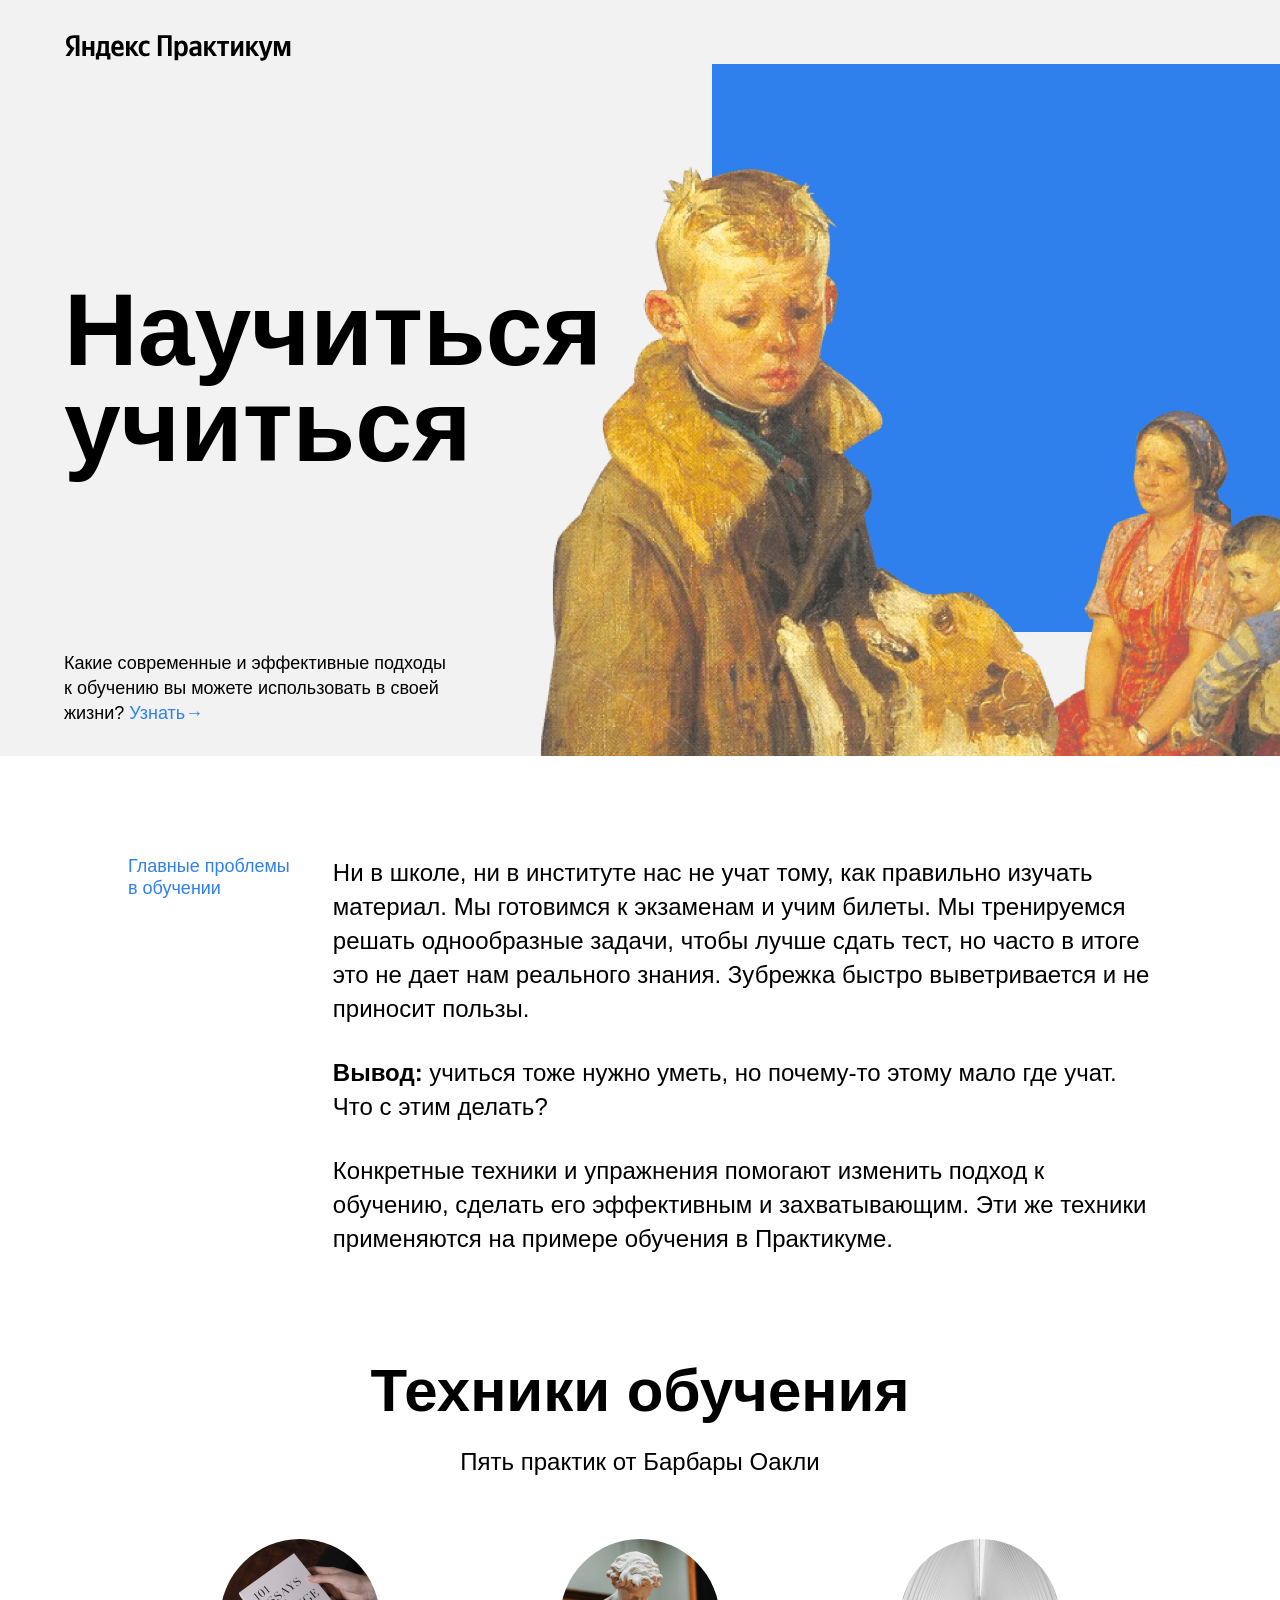
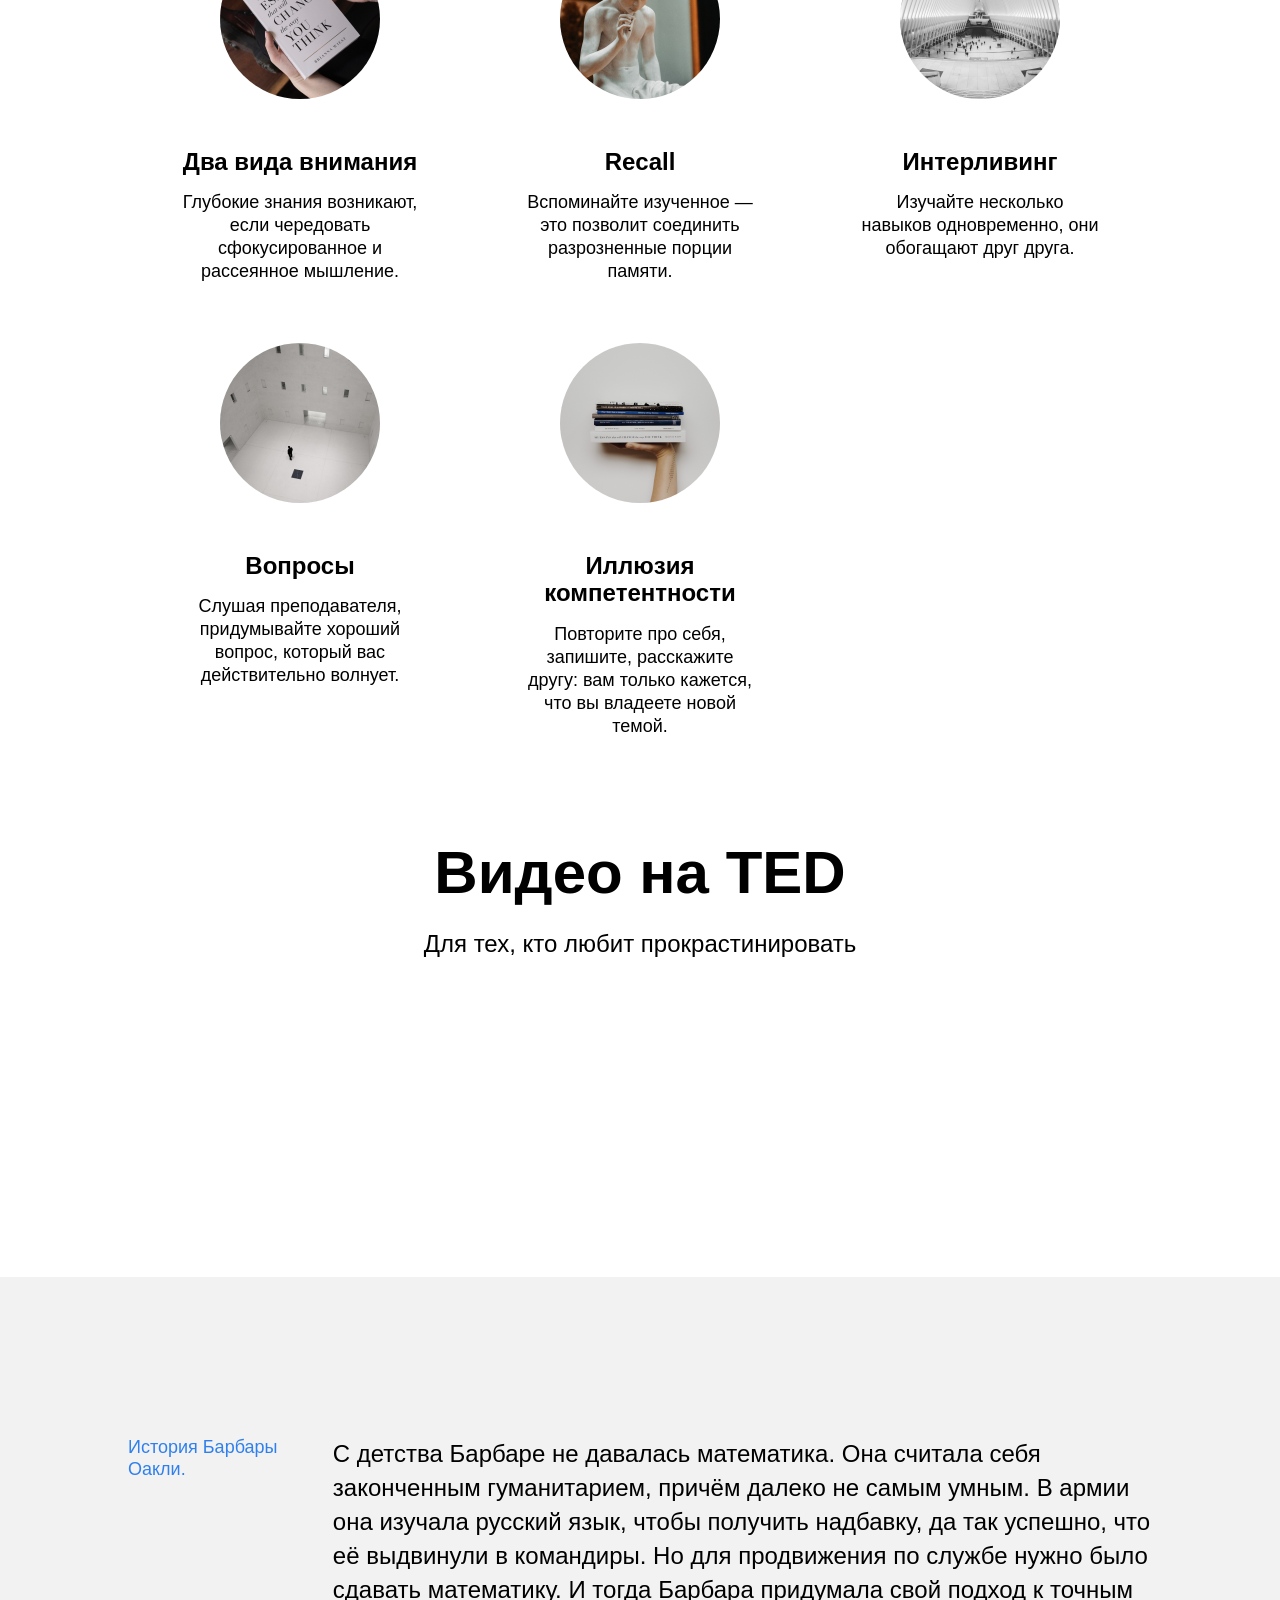
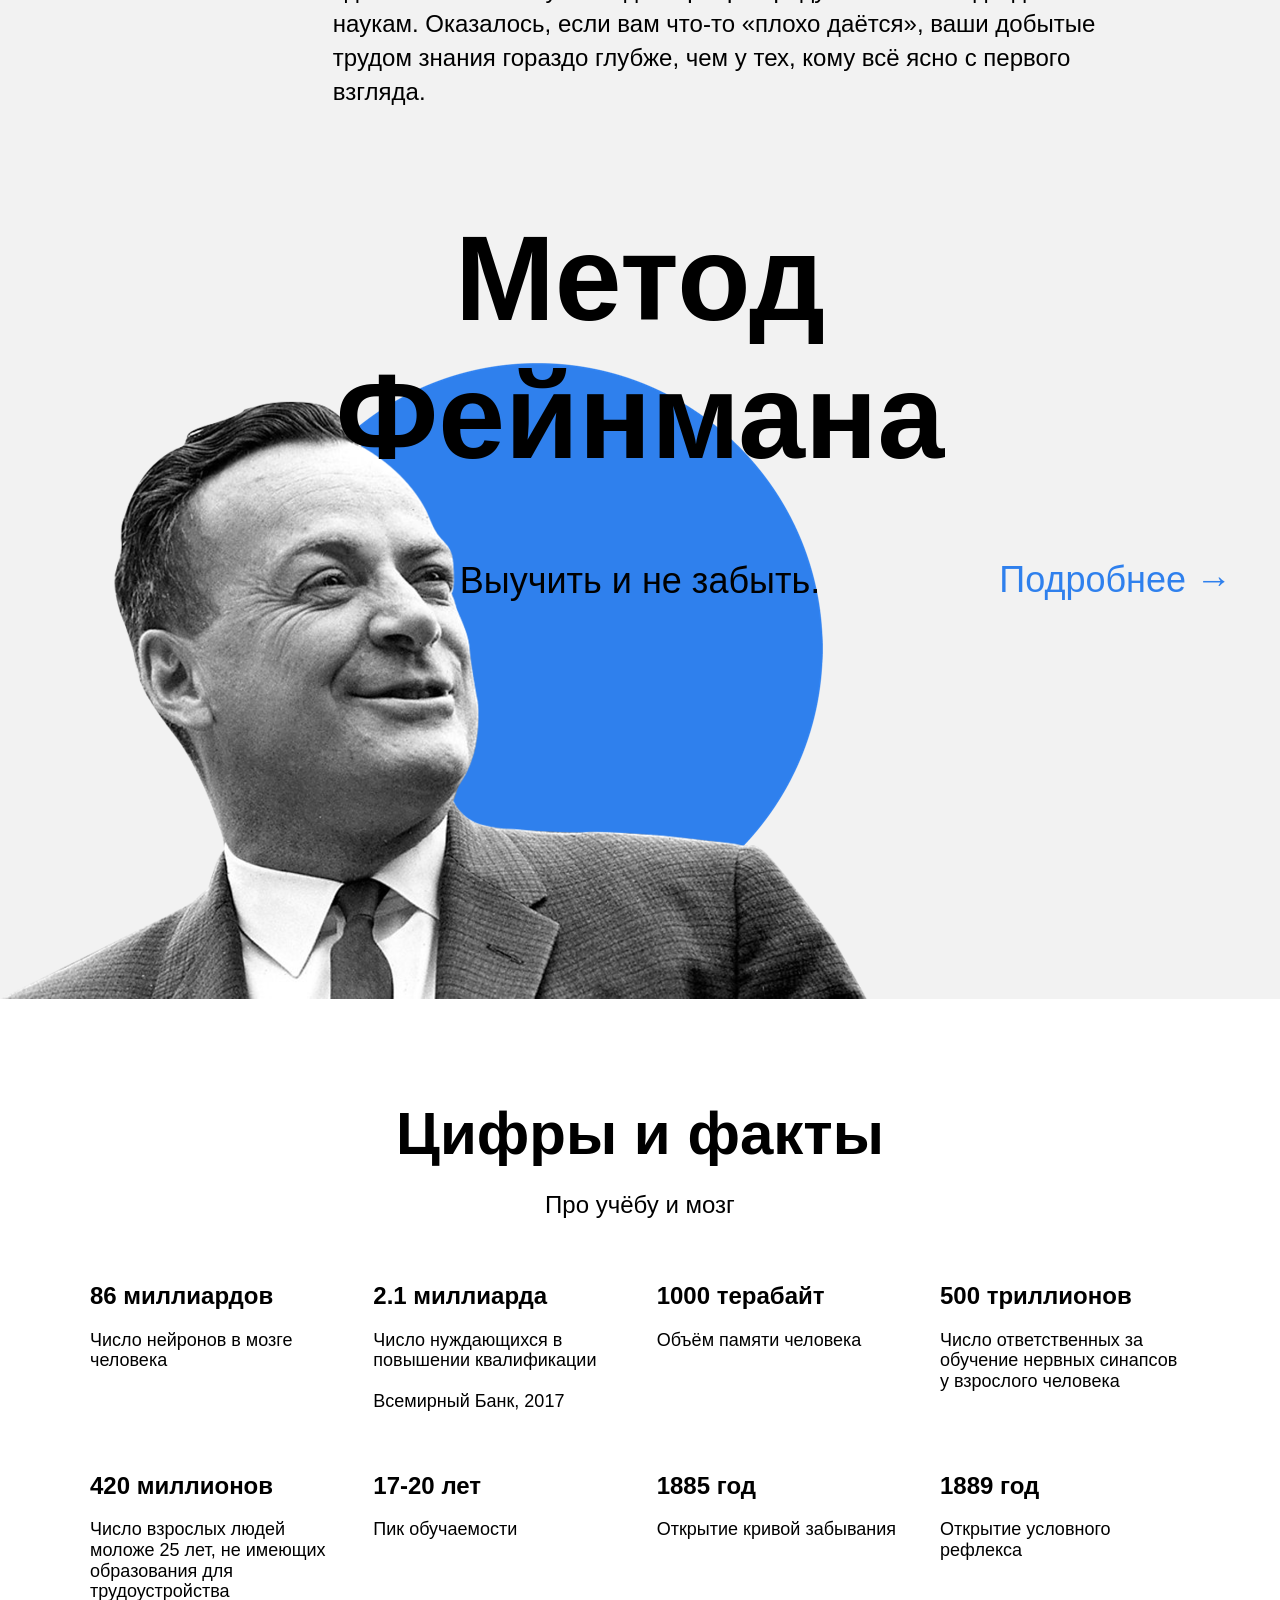
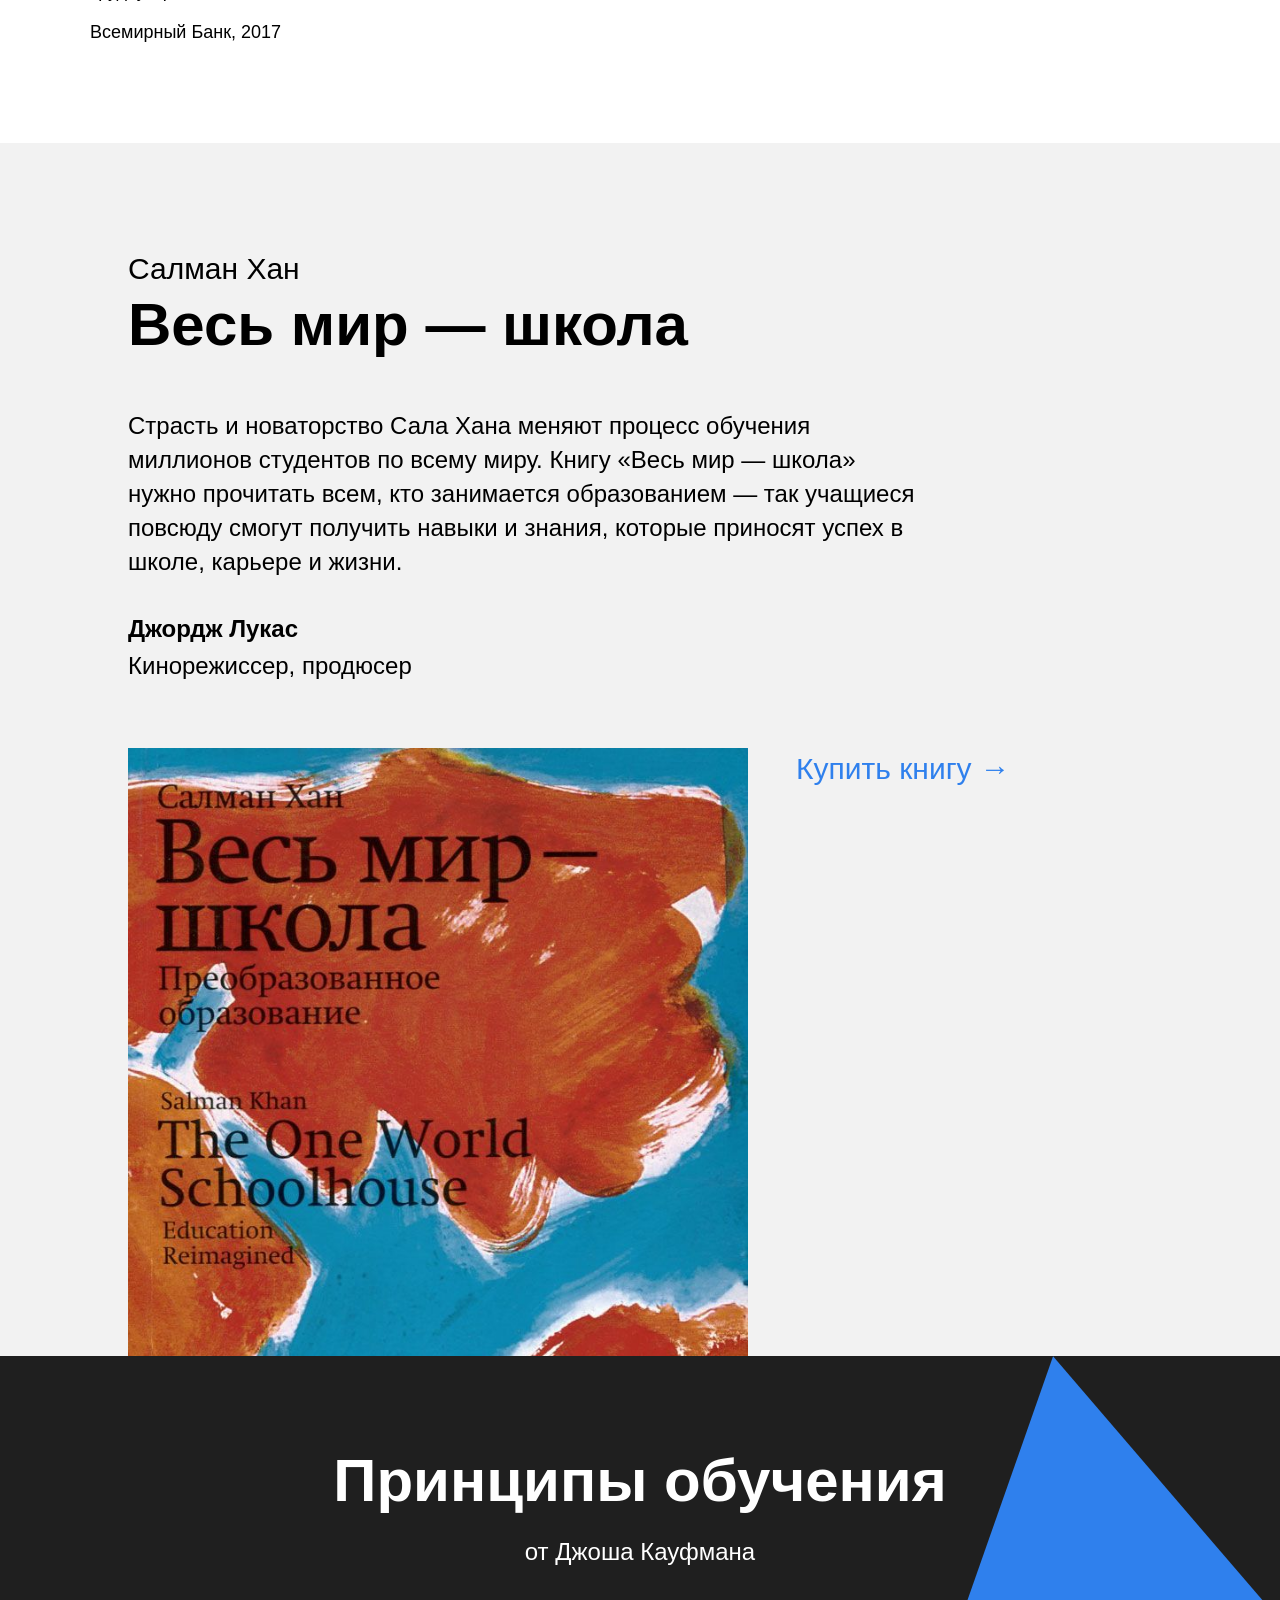
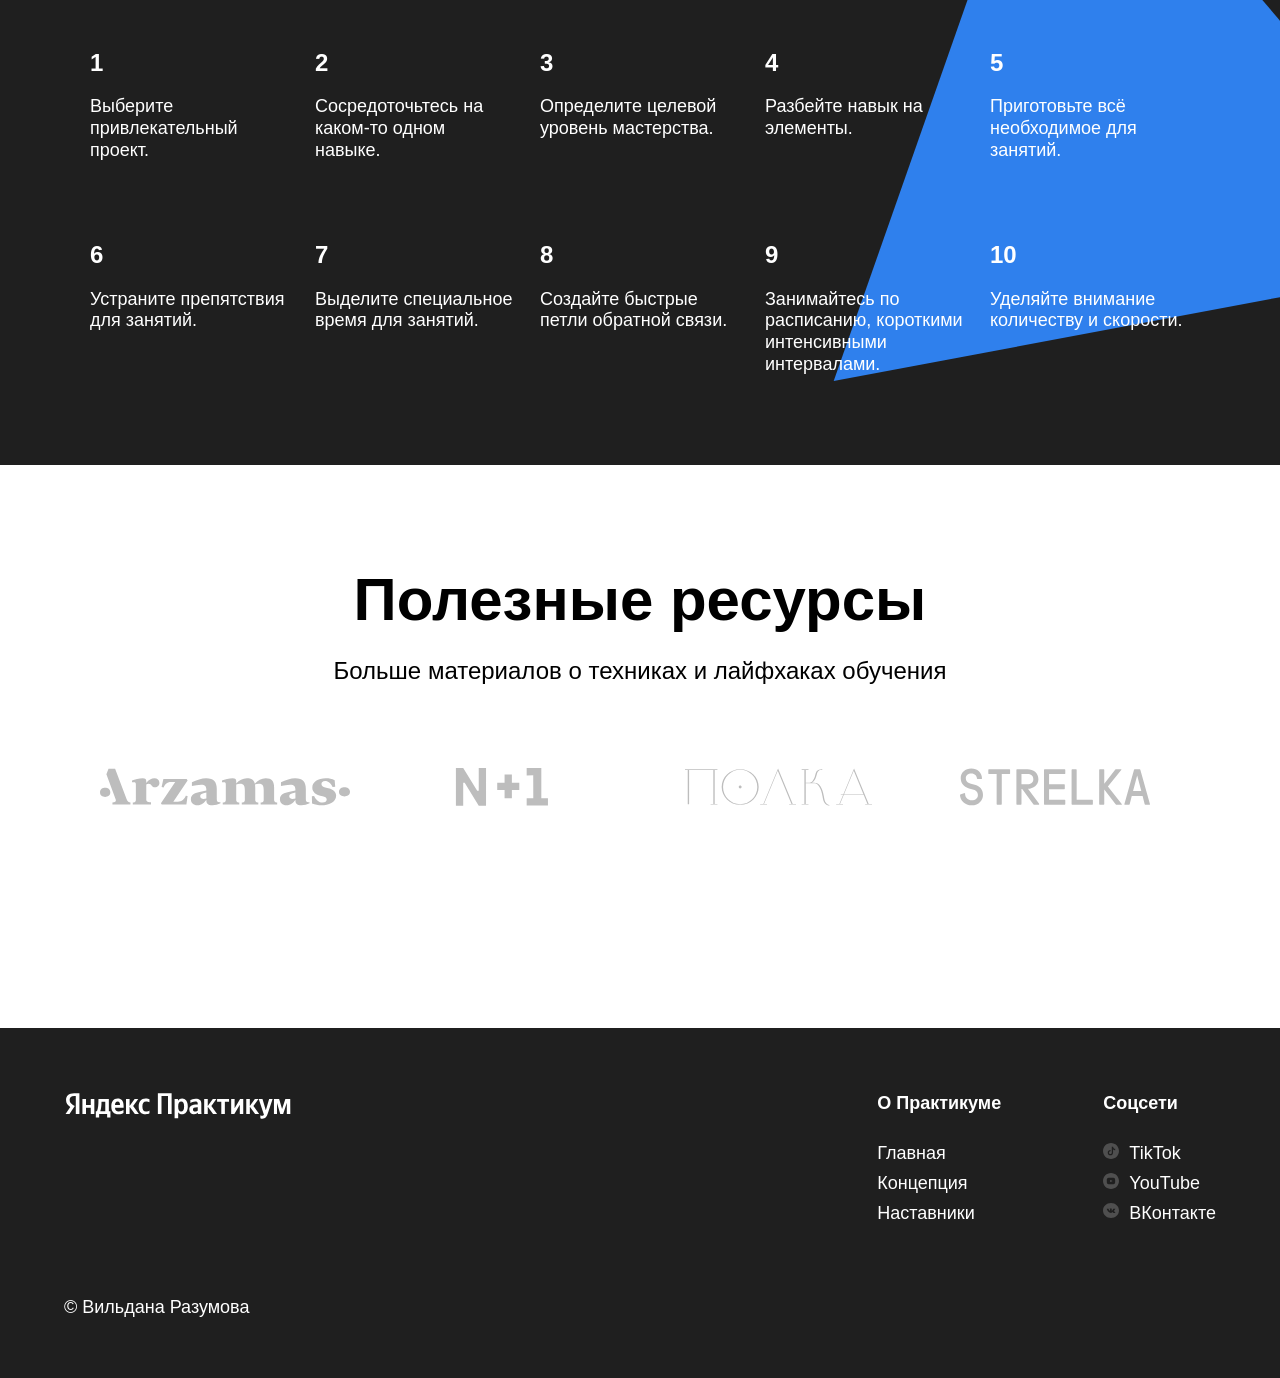
<file: index.html>
<!DOCTYPE html>
<html lang="ru">
<head>
  <meta charset="UTF-8">
  <meta name="viewport" content="width=device-width, initial-scale=1.0">
  <link rel="stylesheet" href="pages/index.css">
  <title>Научиться учиться</title>
</head>
<body>
  <div class="page">
    <header class="header">
      <img class="logo logo_place_header" src="./images/logo/logo_place_header.svg" alt="Яндекс Практикум">
      <h1 class="header__title"> Научиться учиться</h1>
      <p class="header__subtitle">Какие современные и эффективные подходы к обучению вы можете использовать в своей жизни?
      <a class="header__link" href="#">Узнать&rarr;</a></p>
      <img class="header__main-illustration" src="./images/header/header-image.png" alt="Иллюстрация мальчика, собаки, женщины">
      <div class="header__square-pic rotation"></div>
    </header>
    <main class="content">
      <section class="description">
        <article class="two-columns">
          <h2 class="two-columns__brief">Главные проблемы в обучении</h2>
          <div class="two-columns__main-text">
            <p class="two-columns__paragraph">Ни в школе, ни в институте нас не учат тому, как правильно изучать материал.
            Мы готовимся к экзаменам и учим билеты. Мы тренируемся решать однообразные задачи, чтобы лучше сдать тест,
            но часто в итоге это не дает нам реального знания. Зубрежка быстро выветривается и не приносит пользы.
            </p>
            <p class="two-columns__paragraph"><span class="two-columns__span-accent">Вывод:</span> учиться тоже нужно уметь, но
              почему-то этому мало где учат. Что с этим делать?
            </p>
            <p class="two-columns__paragraph">Конкретные техники и упражнения помогают изменить подход к обучению,
              сделать его эффективным и захватывающим. Эти же техники применяются на примере обучения в Практикуме.
            </p>
          </div>
        </article>
      </section>
      <section class="techniques">
        <h2 class="section-title">Техники обучения</h2>
        <p class="section-subtitle">Пять практик от Барбары Оакли</p>
        <ul class="cards">
          <li class="cards__item">
            <img class="cards__image" src="./images/techniques/cards-attention.png" alt="Книга">
            <h3 class="cards__title">Два вида внимания</h3>
            <p class="cards__description">Глубокие знания возникают, если чередовать сфокусированное и рассеянное мышление.</p>
          </li>
          <li class="cards__item">
            <img class="cards__image" src="./images/techniques/cards-recall.png" alt="Ангел">
            <h3 class="cards__title">Recall</h3>
            <p class="cards__description">Вспоминайте изученное — это позволит соединить разрозненные порции памяти.</p>
          </li>
          <li class="cards__item">
            <img class="cards__image" src="./images/techniques/cards-interliving.png" alt="Большой зал">
            <h3 class="cards__title">Интерливинг</h3>
            <p class="cards__description">Изучайте несколько навыков одновременно, они обогащают друг друга.</p>
          </li>
          <li class="cards__item">
            <img class="cards__image" src="./images/techniques/cards-question.png" alt="Комната">
            <h3 class="cards__title">Вопросы</h3>
            <p class="cards__description">Слушая преподавателя, придумывайте хороший вопрос, который вас действительно волнует.</p>
          </li>
          <li class="cards__item">
            <img class="cards__image" src="./images/techniques/cards-competence.png" alt="Книги">
            <h3 class="cards__title">Иллюзия компетентности</h3>
            <p class="cards__description">Повторите про себя, запишите, расскажите другу: вам только кажется, что вы владеете новой темой.</p>
          </li>
        </ul>
      </section>
      <section class="video">
        <h2 class="section-title">Видео нa TED</h2>
        <p class="section-subtitle">Для тех, кто любит прокрастинировать</p>
        <div class="video__iframes">
          <iframe class="video__iframe" src="https://www.youtube.com/embed/arj7oStGLkU" allowfullscreen>
          </iframe>
            <iframe class="video__iframe" src="https://www.youtube.com/embed/5MgBikgcWnY" allowfullscreen>
          </iframe>
        </div>
      </section>
      <section class="oakley">
          <article class="two-columns">
            <h2 class="two-columns__brief">История Барбары Оакли.</h2>
             <div class="two-columns__main-text">
               <p class="two-columns__paragraph">С детства Барбаре не давалась математика. Она считала себя законченным гуманитарием,
              причём далеко не самым умным. В армии она изучала русский язык, чтобы получить надбавку, да так успешно,
              что её выдвинули в командиры. Но для продвижения по службе нужно было сдавать математику.
               И тогда Барбара придумала свой подход к точным наукам. Оказалось, если вам что-то «плохо даётся», ваши добытые трудом знания
                гораздо глубже, чем у тех, кому всё ясно с первого взгляда.</p>
             </div>
          </article>
      </section>
      <section class="feynman">
        <h2 class="feynman__title">Метод Фейнмана</h2>
        <p class="feynman__subtitle">Выучить и не забыть.</p>
        <a class="feynman__link" href="#">Подробнее &rarr;</a>
      </section>
      <section class="digits">
        <h2 class="section-title">Цифры и факты</h2>
        <p class="section-subtitle">Про учёбу и мозг</p>
        <ul class="table">
          <li class="table__cell">
            <h3 class="table__heading">86 миллиардов</h3>
            <p class="table__text">Число нейронов в мозге человека</p>
          </li>
          <li class="table__cell">
            <h3 class="table__heading">2.1 миллиарда</h3>
            <p class="table__text">Число нуждающихся в повышении квалификации</p>
            <p class="table__text">Всемирный Банк, 2017</p>
          </li>
          <li class="table__cell">
            <h3 class="table__heading">1000 терабайт</h3>
            <p class="table__text">Объём памяти человека</p>
          </li>
          <li class="table__cell">
            <h3 class="table__heading">500 триллионов</h3>
            <p class="table__text">Число ответственных за обучение нервных синапсов у взрослого человека</p>
          </li>
          <li class="table__cell">
            <h3 class="table__heading">420 миллионов</h3>
            <p class="table__text">Число взрослых людей моложе 25 лет, не имеющих образования для трудоустройства</p>
            <p class="table__text">Всемирный Банк, 2017</p>
          </li>
          <li class="table__cell">
            <h3 class="table__heading">17-20 лет</h3>
            <p class="table__text">Пик обучаемости</p>
          </li>
          <li class="table__cell">
            <h3 class="table__heading">1885 год</h3>
            <p class="table__text">Открытие кривой забывания</p>
          </li>
          <li class="table__cell">
            <h3 class="table__heading">1889 год</h3>
            <p class="table__text">Открытие условного рефлекса</p>
          </li>
        </ul>
      </section>
      <section class="khan">
        <div class="khan__container">
            <p class="khan__author">Салман Хан</p>
            <h2 class="khan__title">Весь мир — школа</h2>
           <p class="khan__quote">Страсть и новаторство Сала Хана меняют процесс обучения миллионов студентов по всему миру.
            Книгу «Весь мир — школа» нужно прочитать всем, кто занимается образованием — так учащиеся повсюду смогут получить
            навыки и знания, которые приносят успех в школе, карьере и жизни.
           </p>
            <p class="khan__quote-author">Джордж Лукас</p>
            <p class="khan__quote-author-subline">Кинорежиссер, продюсер</p>
            <div class="khan__book-container">
              <img class="khan__book-pic" src="./images/khan/khan-book.jpg" alt="Весь мир - школа">
              <a class="khan__buy-link" href="#">Купить книгу &rarr;</a>
          </div>
      </div>
      </section>
      <section class="kaufman">
        <h2 class="section-title section-title_theme_dark">Принципы обучения</h2>
          <p class="section-subtitle section-subtitle_theme_dark">от Джоша Кауфмана</p>
        <ul class="table table_theme_dark">
          <li class="table__cell table__cell_theme_dark">
            <h3 class="table__heading table__heading_theme_dark">1</h3>
            <p class="table__text table__text_theme_dark">Выберите привлекательный проект.</p>
          </li>
          <li class="table__cell table__cell_theme_dark">
            <h3 class="table__heading table__heading_theme_dark">2</h3>
            <p class="table__text table__text_theme_dark">Сосредоточьтесь на каком-то одном навыке.</p>
          </li>
          <li class="table__cell table__cell_theme_dark">
            <h3 class="table__heading table__heading_theme_dark">3</h3>
            <p class="table__text table__text_theme_dark">Определите целевой уровень мастерства.</p>
          </li>
          <li class="table__cell table__cell_theme_dark">
            <h3 class="table__heading table__heading_theme_dark">4</h3>
            <p class="table__text table__text_theme_dark">Разбейте навык на элементы.</p>
          </li>
          <li class="table__cell table__cell_theme_dark">
            <h3 class="table__heading table__heading_theme_dark">5</h3>
            <p class="table__text table__text_theme_dark">Приготовьте всё необходимое для занятий.</p>
          </li>
          <li class="table__cell table__cell_theme_dark">
            <h3 class="table__heading table__heading_theme_dark">6</h3>
            <p class="table__text table__text_theme_dark">Устраните препятствия для занятий.</p>
          </li>
          <li class="table__cell table__cell_theme_dark">
            <h3 class="table__heading table__heading_theme_dark">7</h3>
            <p class="table__text table__text_theme_dark">Выделите специальное время для занятий.</p>
          </li>
          <li class="table__cell table__cell_theme_dark">
            <h3 class="table__heading table__heading_theme_dark">8</h3>
           <p class="table__text table__text_theme_dark">Создайте быстрые петли обратной связи.</p>
        </li>
        <li class="table__cell table__cell_theme_dark">
          <h3 class="table__heading table__heading_theme_dark">9</h3>
          <p class="table__text table__text_theme_dark">Занимайтесь по расписанию, короткими интенсивными интервалами.</p>
        </li>
        <li class="table__cell table__cell_theme_dark">
          <h3 class="table__heading table__heading_theme_dark">10</h3>
          <p class="table__text table__text_theme_dark">Уделяйте внимание количеству и скорости.</p>
        </li>
       </ul>
        <div class="kaufman__triangle rotation"></div>
      </section>
      <section class="resources">
        <h2 class="section-title">Полезные ресурсы</h2>
        <p class="section-subtitle">Больше материалов о техниках и лайфхаках обучения</p>
        <div class="resources__logo-zone"> 
          <a class="resources__link" href="#"> <img class="resources__logo" src="./images/resources/resources-arzamas.svg" alt="Логотип компаннии Арзамас"></a>
          <a class="resources__link" href="#"> <img class="resources__logo" src="./images/resources/resources-n1.svg" alt="Логотип компаннии Н-1"></a>
          <a class="resources__link" href="#"> <img class="resources__logo" src="./images/resources/resources-polka.svg" alt="Логотип компаннии Полка"></a>
          <a class="resources__link" href="#"> <img class="resources__logo" src="./images/resources/resources-strelka.svg" alt="Логотип компаннии Стрелка"></a>
        </div>
      </section>
    </main>
    <footer class="footer">
      <div class="footer__columns">
        <div class="footer__column footer__column_content_copyright">
           <img class="logo logo_place_footer" src="./images/logo/logo_place_footer.svg" alt="Яндекс Практикум">
          <p class="footer__author">&copy; Вильдана Разумова</p>
        </div>
         <div class="footer__column footer__column_content_info">
          <h2 class="footer__column-heading">О Практикуме</h2>
          <nav class="footer__column-links">
            <a class="footer__column-link" href="#">Главная</a>
            <a class="footer__column-link" href="#">Концепция</a>
            <a class="footer__column-link" href="#">Наставники</a>
        </nav>
      </div>
      <div class="footer__column footer__column_content_social">
        <h2 class="footer__column-heading">Соцсети</h2>
        <nav class="footer__column-links">
          <a class="footer__column-link" href="https://www.tiktok.com">
          <img class="footer__social-icon" src="./images/icon/tiktok-icon.svg" alt="иконка и ссылка на ТикТок">TikTok</a>
          <a class="footer__column-link" href="https://www.youtube.com">
          <img class="footer__social-icon" src="./images/icon/youtube-icon.svg" alt="иконка и ссылка на Ютьуб">YouTube</a>
          <a class="footer__column-link" href="https://vk.com">
          <img class="footer__social-icon" src="./images/icon/vk_color_white.svg" alt="иконка и ссылка на ВКонтакте">ВКонтакте</a>
        </nav>
      </div>
    </div>
    </footer>
  </div>
</body>
</html>
</file>
<file: pages/index.css>
@import url(../vendor/normalize.css);

/* Header */

@import url(../blocks/header/header.css);
@import url(../blocks/header/__link/header__link.css);
@import url(../blocks/header/__main-illustration/header__main-illustration.css);
@import url(../blocks/header/__square-pic/header__square-pic.css);
@import url(../blocks/header/__subtitle/header__subtitle.css);
@import url(../blocks/header/__title/header__title.css);



/* Section_description */

@import url(../blocks/description/description.css);


/* Section_feynman */

@import url(../blocks/feynman/feynman.css);
@import url(../blocks/feynman/__link/feynman__link.css);
@import url(../blocks/feynman/__subtitle/feynman__subtitle.css);
@import url(../blocks/feynman/__title/feynman__title.css);


/* Section_digits */

@import url(../blocks/digits/digits.css);


/* Section__kaufman */

@import url(../blocks/kaufman/kaufman.css);
@import url(../blocks/kaufman/__triangle/kaufman__triangle.css);


/* Section_footer */

@import url(../blocks/footer/footer.css);
@import url(../blocks/footer/__author/footer__author.css);
@import url(../blocks/footer/__columns/footer__columns.css);
@import url(../blocks/footer/__column-heading/footer__column-heading.css);
@import url(../blocks/footer/__column-link/footer__column-link.css);
@import url(../blocks/footer/__column-links/footer__column-links.css);
@import url(../blocks/footer/__column/_content/footer__column_content_copyright.css);
@import url(../blocks/footer/__social-icon/footer__social-icon.css);


/* Section_khan*/

@import url(../blocks/khan/khan.css);
@import url(../blocks/khan/__author/khan__author.css);
@import url(../blocks/khan/__container/khan__container.css);
@import url(../blocks/khan/__book-container/khan__book-container.css);
@import url(../blocks/khan/__book-pic/khan__book-pic.css);
@import url(../blocks/khan/__buy-link/khan__buy-link.css);
@import url(../blocks/khan/__quote-author-subline/khan__quote-author-subline.css);
@import url(../blocks/khan/__quote-author/khan__quote-author.css);
@import url(../blocks/khan/__quote/khan__quote.css);
@import url(../blocks/khan/__title/khan__title.css);


/* Section_oakley*/

@import url(../blocks/oakley/oakley.css);


/* Section_resources*/

@import url(../blocks/resources/resources.css);
@import url(../blocks/resources/__logo-zone/resources__logo-zone.css);
@import url(../blocks/resources/__link/resources__link.css);
@import url(../blocks/resources/__logo/resources__logo.css);


/* Section_techniques*/

@import url(../blocks/techniques/techniques.css);


/* Section_video*/

@import url(../blocks/video/__iframe/video__iframe.css);
@import url(../blocks/video/__iframes/video__iframes.css);


/* Logo*/

@import url(../blocks/logo/logo.css);
@import url(../blocks/logo/_place/logo_place_header.css);


/* Rotation */

@import url(../blocks/rotation/rotation.css);


/* Cards */

@import url(../blocks/cards/cards.css);
@import url(../blocks/cards/__description/cards__description.css);
@import url(../blocks/cards/__image/cards__image.css);
@import url(../blocks/cards/__item/cards__item.css);
@import url(../blocks/cards/__title/cards__title.css);


/* Page */

@import url(../blocks/page/page.css);


/* Section-subtitle */

@import url(../blocks/section-subtitle/section-subtitle.css);
@import url(../blocks/section-subtitle/_theme/section-subtitle_theme_dark.css);


/* Section-title */

@import url(../blocks/section-title/section-title.css);
@import url(../blocks/section-title/_theme/section-title_theme_dark.css);


/* Table */

@import url(../blocks/table/table.css);
@import url(../blocks/table/__cell/table__cell.css);
@import url(../blocks/table/__cell/_theme/table__cell_theme_dark.css);
@import url(../blocks/table/__heading/table__heading.css);
@import url(../blocks/table/__heading/_theme/table__heading_theme_dark.css);
@import url(../blocks/table/__text/table__text.css);
@import url(../blocks/table/__text/_theme/table__text_theme_dark.css);
@import url(../blocks/table/_theme/table_theme_dark.css);


/* Two-columns */

@import url(../blocks/two-columns/two-columns.css);
@import url(../blocks/two-columns/__brief/two-columns__brief.css);
@import url(../blocks/two-columns/__main-text/two-columns__main-text.css);
@import url(../blocks/two-columns/__paragraph/two-columns__paragraph.css);
@import url(../blocks/two-columns/__span-accent/two-columns__span-accent.css);
</file>
